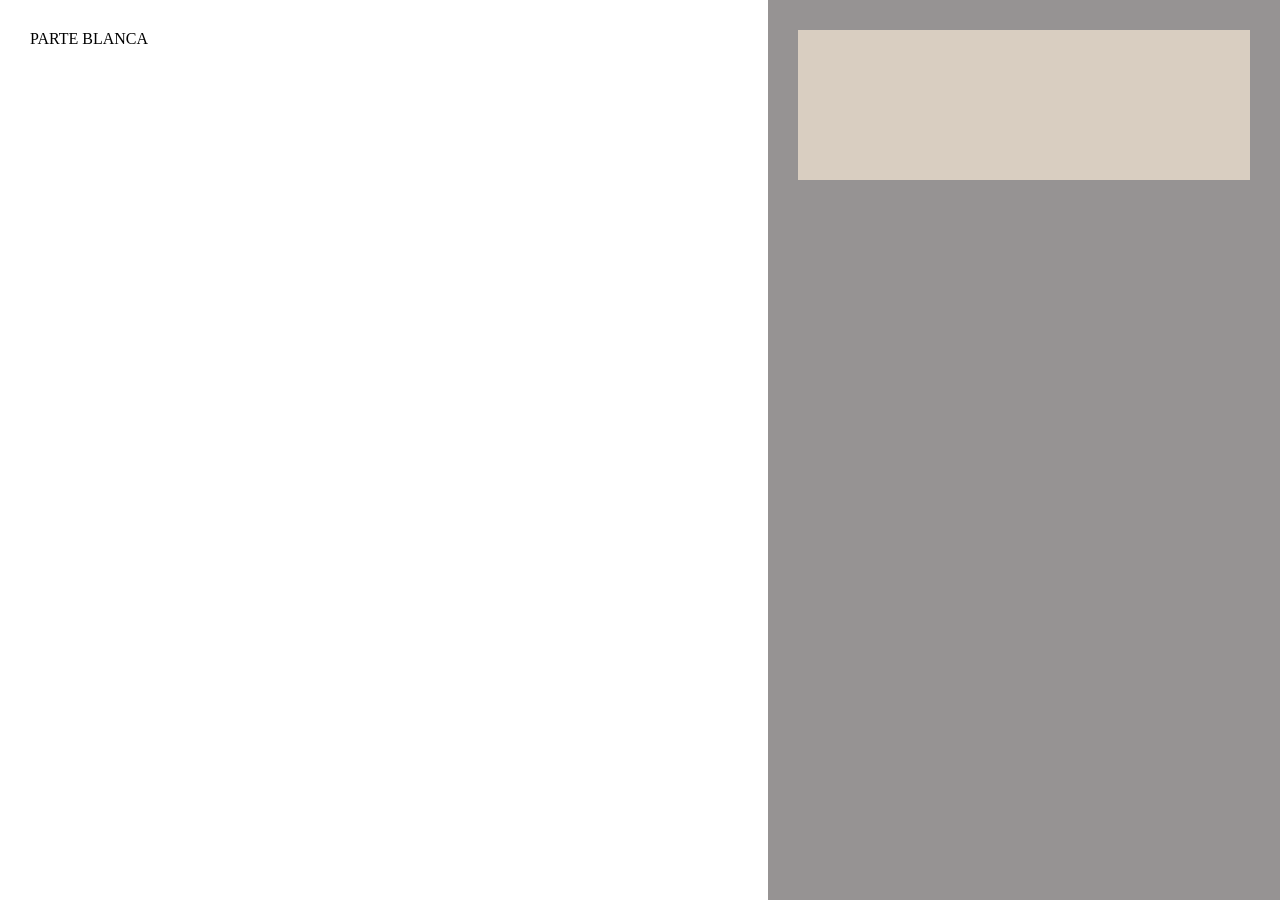
<file: index.html>
<!DOCTYPE html>
<html lang="es">
<head>
    <meta charset="UTF-8">
    <meta name="viewport" content="width=device-width, initial-scale=1.0">
    <title>Document</title>
    <link rel="stylesheet" href="/css/style.css">
</head>

<body>
   
    <section class="container">
    <main>PARTE BLANCA</main>
    <aside>

        <section class="educacion"></section>
        <section class="socialMedia"></section>

    </aside>

        <section class="datosPersonales"></section>
    
    </section>










    
</body>
<script src="/js/acciones.js"></script>
</html>
</file>
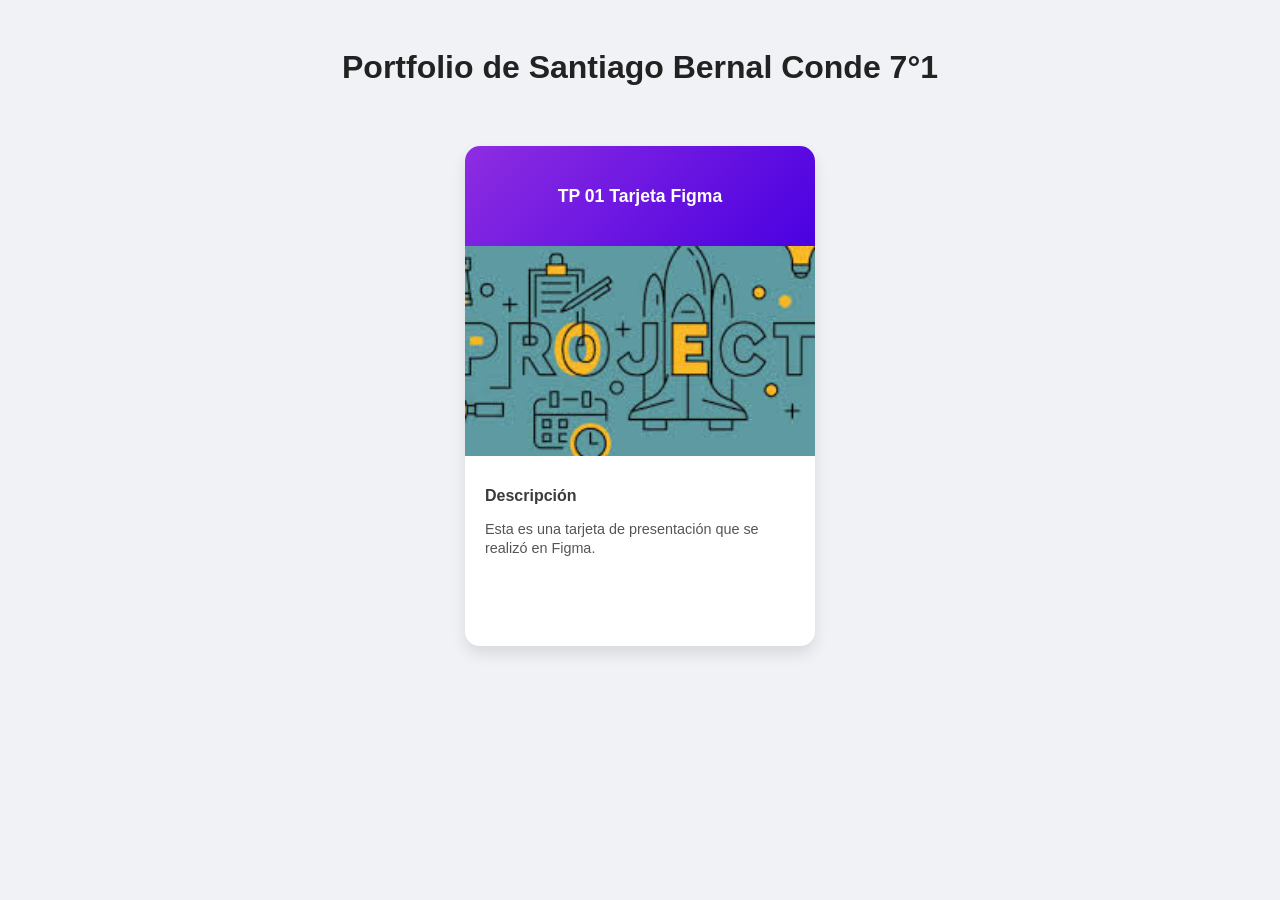
<file: tp_1_portfolios/portfolio.html>
<!DOCTYPE html>
<html lang="es">
<head>
    <meta charset="UTF-8">
    <meta name="viewport" content="width=device-width, initial-scale=1.0">
    <title>Portfolio</title>
    <link rel="stylesheet" href="css/portfolio.css">
</head>
<body>
    <h1>Portfolio de Santiago Bernal Conde 7°1</h1>

    <div class="contenedor-tarjetas">
        <a href="tarjeta.html" class="link-tarjeta"><article class="tarjeta">
            <section class="cabecera">
                <h2>TP 01  Tarjeta Figma</h2>
            </section>
            <section class="imagen">
                <div class="img">
                  <img src="img/proyecto.jpg" alt="proyecto_imagen">
                </div>
            </section>
            <section class="descripcion">
                <div class="contenido">
                    <h3>Descripción</h3>
                    <p>Esta es una tarjeta de presentación que se realizó en Figma. </p>
            </section>
        </article>
    </a>
    </div>
</body>
</html>
</file>
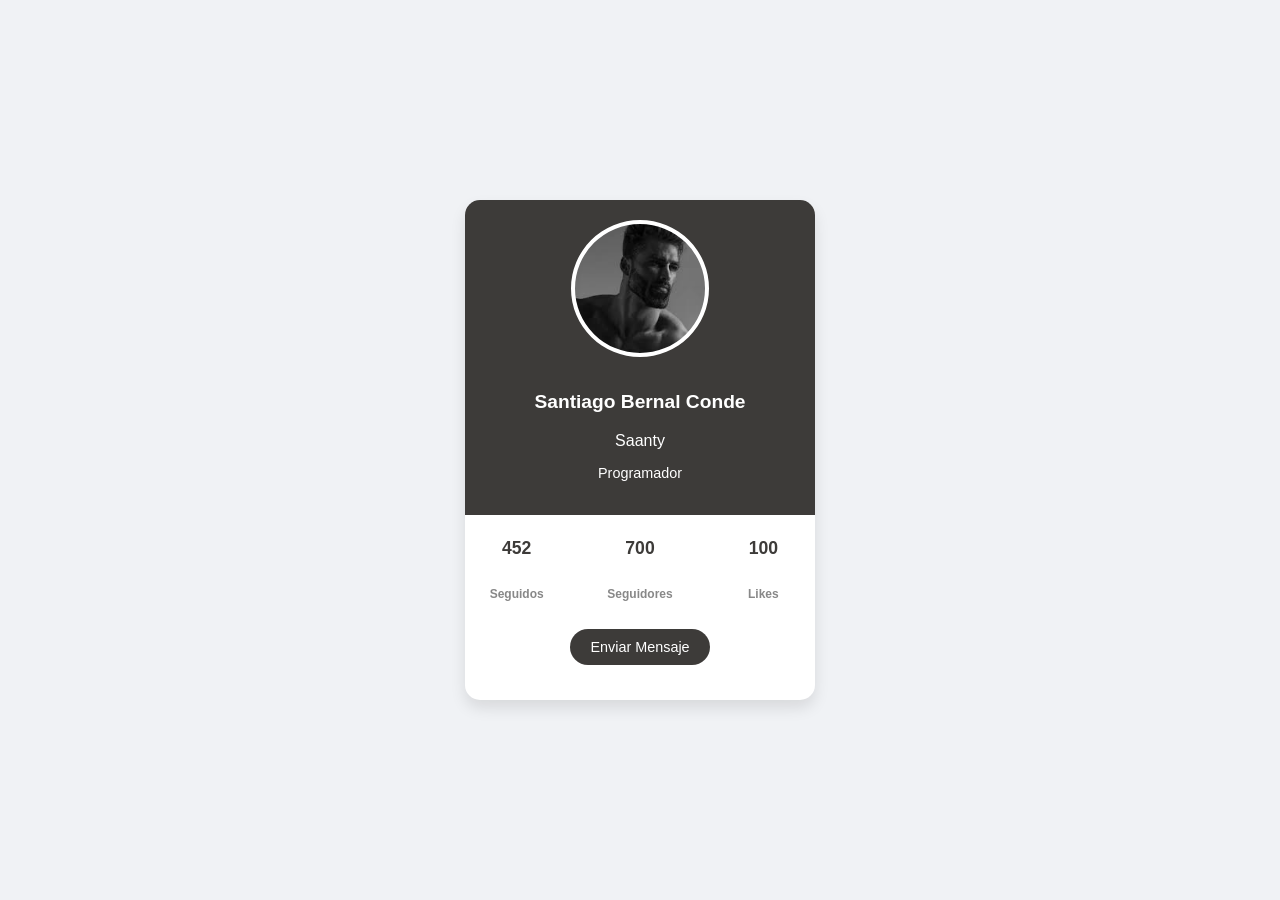
<file: tp_1_portfolios/tarjeta.html>
<!DOCTYPE html>
<html lang="es">

<head>
    <meta charset="UTF-8">
    <meta name="viewport" content="width=device-width, initial-scale=1.0">
    <title>Tarjeta Figma</title>
    <link rel="stylesheet" href="css/tarjeta.css">
</head>

<body>
    <article class="tarjeta">
        <section class="cabecera">
            <div class="fotoPerfil"></div>
            <div class="datosPerfil">
                <h1>Santiago Bernal Conde</h1>
                <h2>Saanty</h2>
                <h3>Programador</h3>
            </div>
        </section>
        <section class="datos">
            <div class="contenedorStats">
                <span class="stat">
                    <h4>452</h4>
                    <h6>Seguidos</h6>
                </span>
                <span class="stat">
                    <h4>700</h4>
                    <h6>Seguidores</h6>
                </span>
                <span class="stat">
                    <h4>100</h4>
                    <h6>Likes</h6>
                </span>
            </div>
            <div class="acciones">
                <button class="btnMensaje">Enviar Mensaje</button>
            </div>

        </section>
    </article>
</body>

</html>
</file>
<file: css/style.css>
*{
    margin:0%;
    padding: 0%;
    box-sizing: border-box;
}
body{
    background-color: gray;
    height: 100vh; 
    width: 100vw;
}
.container{
    height: 100%;
    width: 100%;
    background-color: darkgray;
    display: flex;
}
main{
    width: 60%;
    height: 100%;
    background-color: white;
    padding: 30px;
}
aside{
    height: 100%;
    width: 40%;
    background-color: rgb(150, 147, 147);
    padding: 30px;
    .datosPersonales{
        width: 100%;
        height: 150px;
        background-color: antiquewhite;
    }
    .educacion{
        width: 100%;
        height: 150px;
        background-color: rgba(250, 235, 215, 0.678);
    }
    
}
</file>
<file: tp_1_portfolios/css/portfolio.css>
.tarjeta {
    width: 350px;
    height: 500px;
    background-color: white;
    border-radius: 15px;
    overflow: hidden;
    box-shadow: 0 8px 15px rgba(0, 0, 0, 0.1);
    display: flex;
    flex-direction: column;
    font-family: 'Segoe UI', Tahoma, Geneva, Verdana, sans-serif;
}

.cabecera {
    height: 80px;
    background: linear-gradient(135deg, #8e2de2, #4a00e0);
    color: white;
    display: flex;
    align-items: center;
    justify-content: center;
    padding: 10px 20px;
}

.cabecera h2 {
    font-size: 1.1rem;
    text-align: center;
}

.imagen {
    flex: 1;
    overflow: hidden;
    background-color: #f5f5f5;
}

.img {
    width: 100%;
    height: 100%;
}

.img img {
    width: 100%;
    height: 100%;
    object-fit: cover;
    display: block;
}


.descripcion {
    padding: 15px 20px;
    background-color: #fff;
    height: 160px;
    display: flex;
    flex-direction: column;
    justify-content: space-between;
}

.descripcion h3 {
    margin-bottom: 8px;
    font-size: 1rem;
    color: #3D3B39;
}

.descripcion p {
    font-size: 0.9rem;
    color: #555;
    line-height: 1.3;
}

body {
    font-family: 'Segoe UI', Tahoma, Geneva, Verdana, sans-serif;
    background-color: #f0f2f5;
    padding: 20px;
    color: #333;
}

h1 {
    text-align: center;
    margin-bottom: 40px;
    font-size: 2rem;
    color: #222;
}

.contenedor-tarjetas {
    display: flex;
    flex-wrap: wrap;
    justify-content: center;
    gap: 20px;
    padding: 20px;
}

.link-tarjeta {
    text-decoration: none;
    color: inherit;
    display: block;
}
.link-tarjeta:hover .tarjeta {
    transform: translateY(-5px);
    box-shadow: 0 12px 20px rgba(0, 0, 0, 0.15);
    cursor: pointer;
}
</file>
<file: tp_1_portfolios/css/tarjeta.css>
body {
    font-family: 'Segoe UI', Tahoma, Geneva, Verdana, sans-serif;
    background-color: #f0f2f5;
    display: flex;
    justify-content: center;
    align-items: center;
    height: 100vh;
    margin: 0;
}

.tarjeta {
    width: 350px;
    height: 500px;
    background-color: white;
    border-radius: 15px;
    overflow: hidden;
    box-shadow: 0 8px 15px rgba(0, 0, 0, 0.1);
    display: flex;
    flex-direction: column;
    font-family: 'Segoe UI', Tahoma, Geneva, Verdana, sans-serif;
}

.cabecera {
    height: 55%;
    background-color: #3D3B39;
    display: flex;
    flex-direction: column;
    align-items: center;
    justify-content: center;
    position: relative;
    padding: 20px;
}

.fotoPerfil {
    height: 130px;
    width: 130px;
    background-color: #ccc;
    border-radius: 50%;
    border: 4px solid #fff;
    margin-bottom: 15px;
    background-image: url('../img/chad.jpg'); 
    background-size: cover;
    background-position: center;
}

.datosPerfil {
    text-align: center;
    color: white;
}

.datosPerfil h1 {
    font-size: 1.2rem;
}

.datosPerfil h2 {
    font-weight: normal;
    font-size: 1rem;
    margin: 5px 0;
}

.datosPerfil h3 {
    font-weight: lighter;
    font-size: 0.9rem;
}

.datos {
    display: flex;
    flex-direction: column;
    justify-content: space-between;
}

.contenedorStats {
    display: flex;
    justify-content: center;
    align-items: center;
    gap: 20px;
}

.stat {
    flex: 1;
    text-align: center;
}

.stat h4 {
    margin-bottom: 5px;
    font-size: 1.1rem;
    color: #3D3B39;
}

.stat h6 {
    font-size: 0.75rem;
    color: #888;
}

.acciones {
    display: flex;
    justify-content: center;
}

.btnMensaje {
    background-color: #3D3B39;
    color: white;
    border: none;
    padding: 10px 20px;
    border-radius: 25px;
    font-size: 0.9rem;
    cursor: pointer;
    transition: background-color 0.3s ease;
}

.btnMensaje:hover {
    background-color: #575552;
}
</file>
